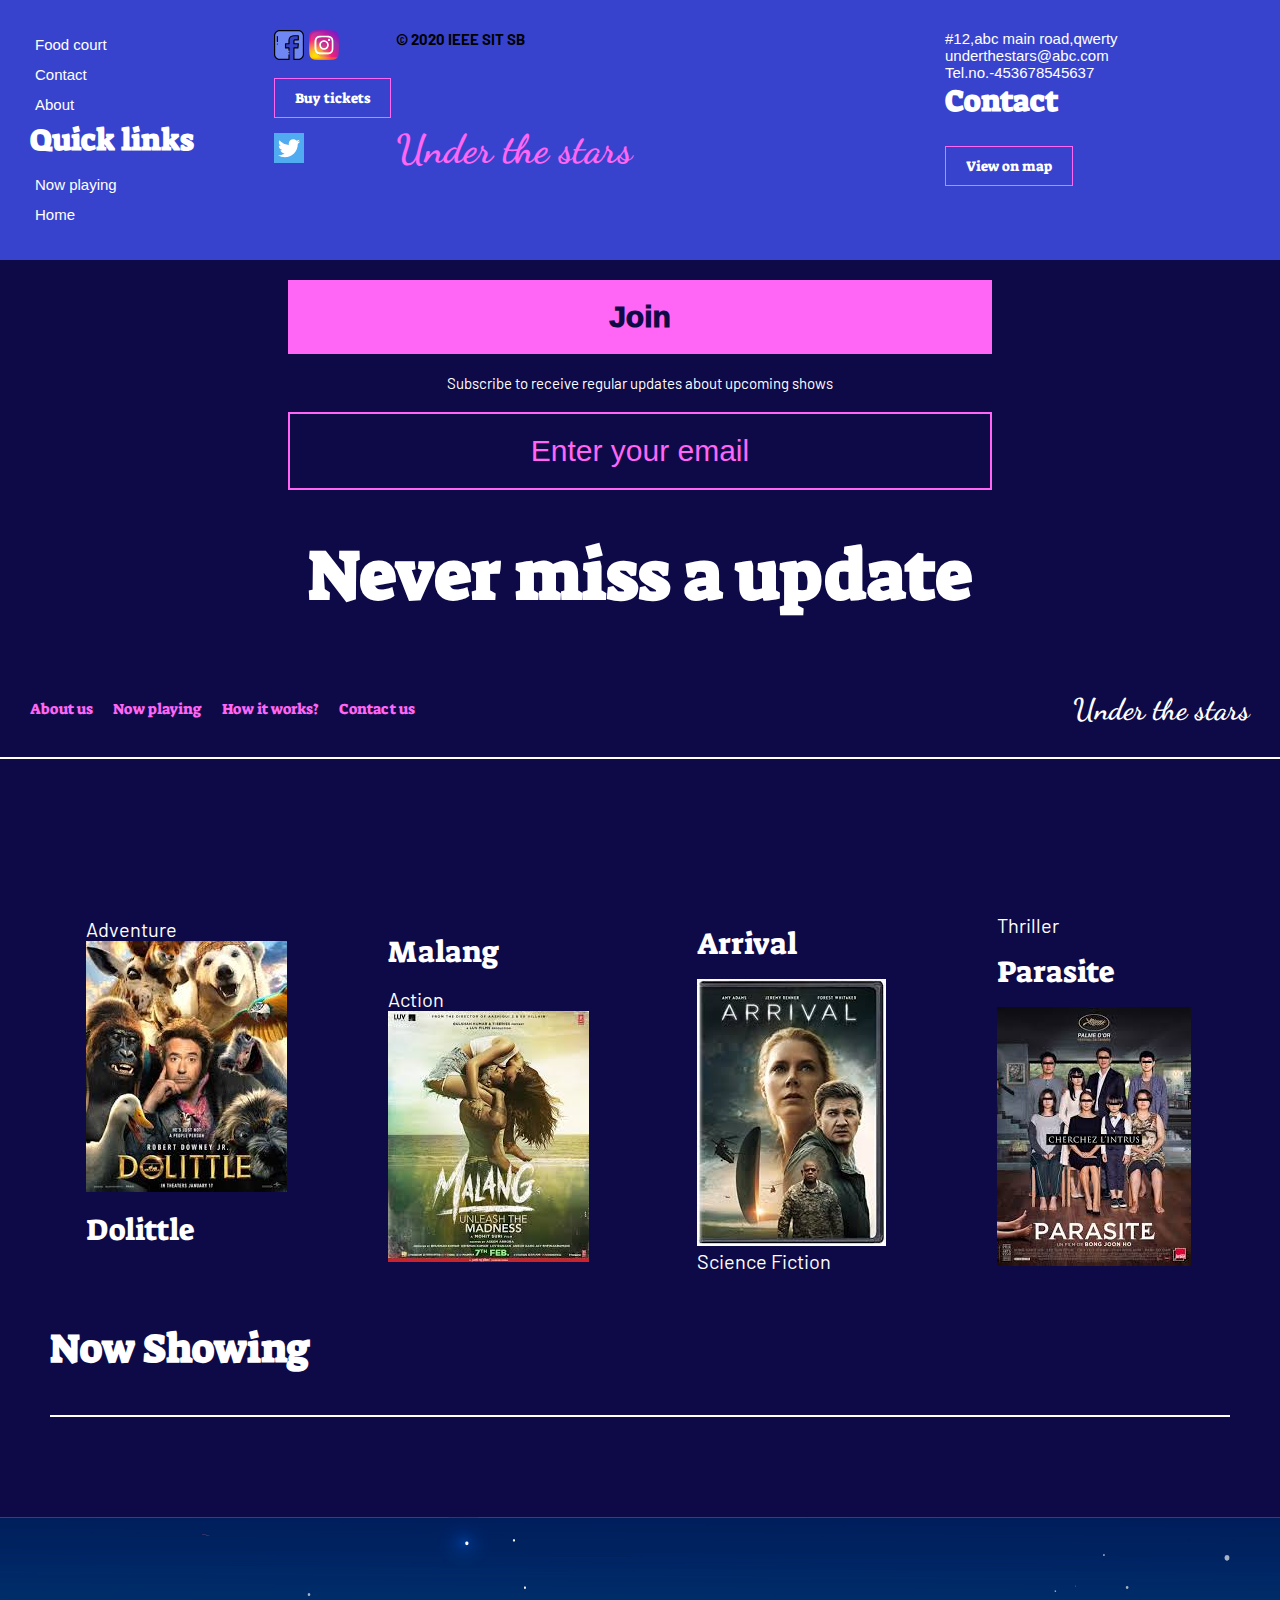
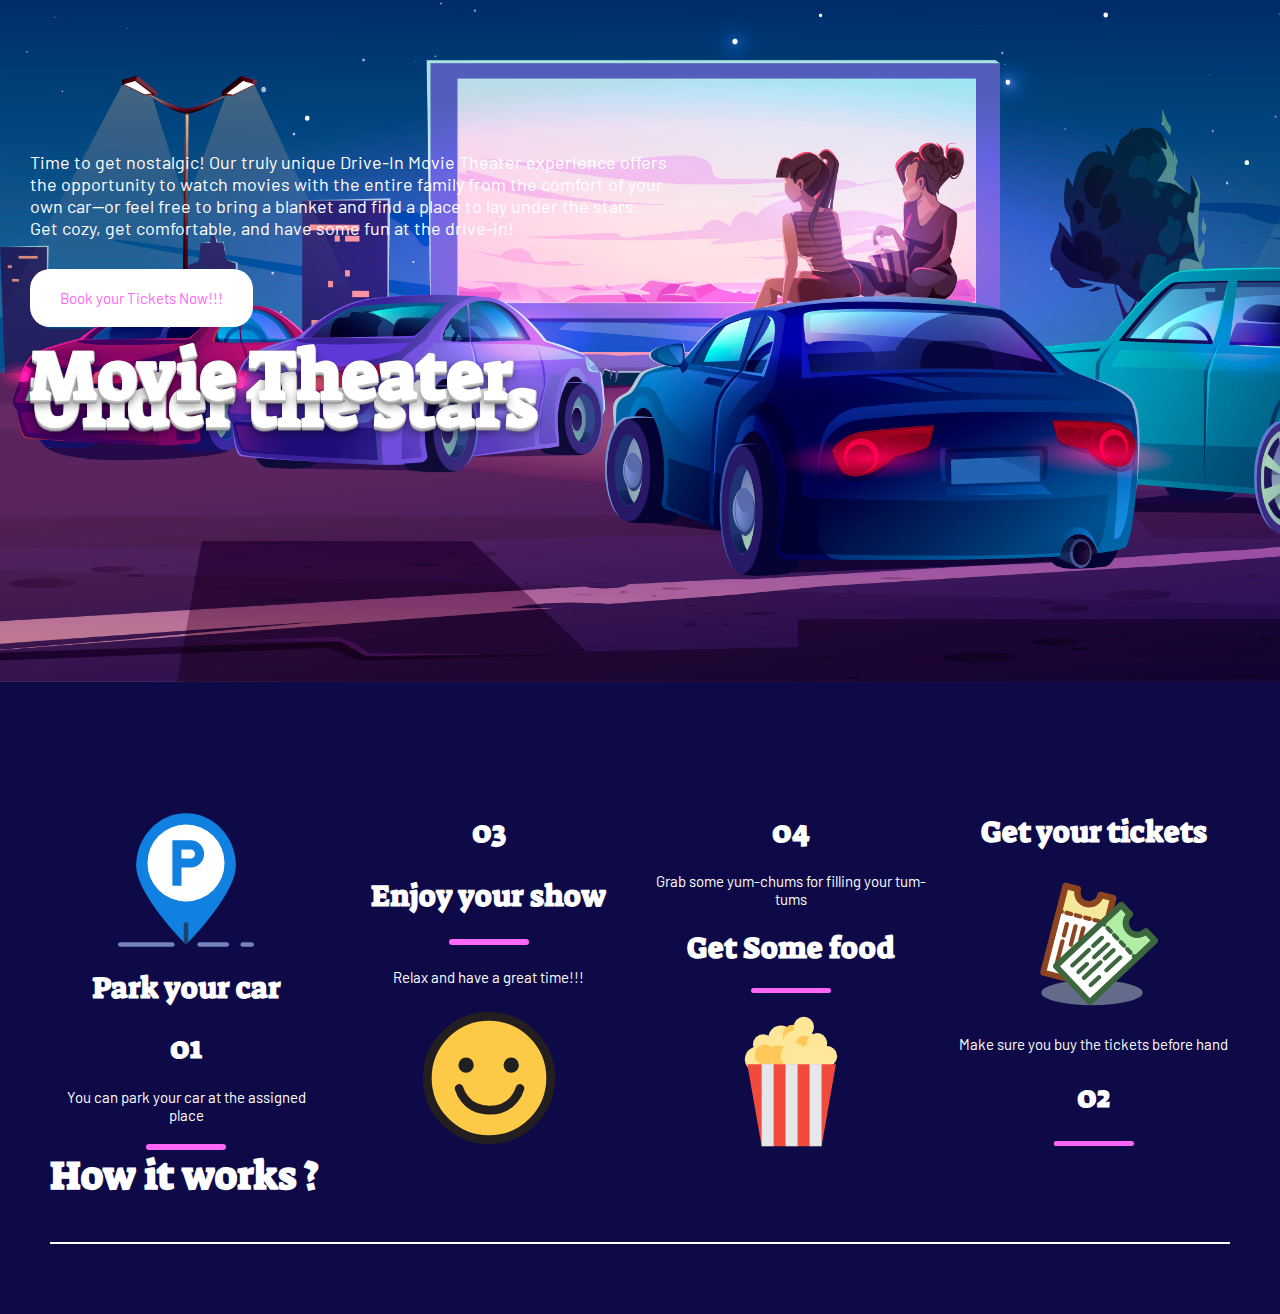
<file: round-1 jumbled/index.html>
<!DOCTYPE html>
<html lang="en">

    <head>
        <meta charset="UTF-8">
        <meta name="viewport" content="width=device-width, initial-scale=1.0">
        <meta http-equiv="X-UA-Compatible" content="ie=edge">
        <title>webify | round-1</title>
        <link href="https://fonts.googleapis.com/css2?family=Barlow:wght@200;500&family=Dancing+Script:wght@700&family=Suez+One&display=swap" rel="stylesheet">
        <link rel="stylesheet" href="./main.css">
    </head>

    <body>
        

        <footer id="contact" class="footer">
            

            <div class="footer__nav">
                <ul class="footer__list">
                    <li class="footer__item"><a href="./food.html" class="footer__link">Food court</a></li>
                    <li class="footer__item"><a href="./contact.html" class="footer__link">Contact</a></li>
                    <li class="footer__item"><a href="./about.html" class="footer__link">About</a></li>
                    <h1 class="heading-3">Quick links</h1>
                    <li class="footer__item"><a href="./playing.html" class="footer__link">Now playing</a></li>
                    <li class="footer__item"><a href="./index.html" class="footer__link">Home</a></li>
                </ul>
                
            </div>

            <div class="footer__buttons">
                <div class="social">
                    <a href="https://www.facebook.com/">
                        <img class="social__icon" src="./images/facebook.svg" alt="facebook icon">
                    </a>
                    
                    <a href="https://www.instagram.com/">
                        <img class="social__icon" src="./images/instagram-sketched.svg" alt="instagram icon">
                    </a>

                    
                </div>
                <a class="btn-secondary" href="./playing.html">Buy tickets</a>
                <a href="https://www.twitter.com/">
                    <img  class="social__icon" src="./images/twitter.svg" alt="twitter icon">
                </a>
                
            </div>
            
            <div class="footer__details">
                <p class="footer__text"><b> &copy; 2020 IEEE SIT SB </b> </p>
                <h1 class="footer__heading">Under the stars</h1>
            </div>

            <div class="footer__contact">
                <p class="footer__address"> #12,abc main road,qwerty <br> underthestars@abc.com  <br> Tel.no.-453678545637 </p>
                <h1 class="heading-3">Contact</h1>
                <a class="btn-secondary" href="https://www.google.com/maps">View on map</a>
            </div>

        </footer>

        <section class="email">
            <button class="btn-tertiary" type="submit">Join</button>
            <p class="email__text">
                Subscribe to receive regular updates about upcoming shows
            </p>
            <input class="email__input" type="email" placeholder="Enter your email">
            <h1 class="heading-2">Never miss a update</h1>
        </section>

        <header class="header">
            <nav class="header__nav">
                <ul class="header__list">
                    <li class="header__item"><a href="#main" class="header__link">About us</a></li>
                    <li class="header__item"><a href="#playing" class="header__link">Now playing</a></li>
                    <li class="header__item"><a href="#working" class="header__link">How it works?</a></li>
                    <li class="header__item"><a href="#contact" class="header__link">Contact us</a></li>
                </ul>
                <div class="header__brand">
                    <h1> <a href="./index.html"> Under the stars </a></h1>
                </div>
            </nav>
        
        </header>

        <section class="playing-section">
            <div class="playing-section__movies">
                

                <div class="playing-section__card">
                    <p class="playing-section__card-genre">Adventure</p>
                    <img src="./images/dolittle.jpg" alt="movie image 1" class="playing-section__card-image">
                    <p class="playing-section__card-name">Dolittle</p>
                    
                </div>
                <div class="playing-section__card">
                    <p class="playing-section__card-name">Malang</p>
                    <p class="playing-section__card-genre">Action</p>
                    <img src="./images/malang.jpg" alt="movie image 1" class="playing-section__card-image">
                </div>
                <div class="playing-section__card">
                    <p class="playing-section__card-name">Arrival</p>
                    <img src="./images/arrival.jpg" alt="movie image 1" class="playing-section__card-image">
                    <p class="playing-section__card-genre">Science Fiction</p>
                </div>

                <div class="playing-section__card">
                    <p class="playing-section__card-genre">Thriller</p>
                    <p class="playing-section__card-name">Parasite</p>
                    <img src="./images/parasite.jpg" alt="movie image 1" class="playing-section__card-image">
                </div>
            </div>
            <h1 class="heading" id="playing">Now Showing</h1>
        </section>

        <section id="main" class="hero">
            <div class="header__content">
                <p class="header__content-text">Time to get nostalgic! Our truly unique Drive-In Movie Theater experience offers the opportunity to watch movies with the entire family from the comfort of your own car—or feel free to bring a blanket and find a place to lay under the stars. Get cozy, get comfortable, and have some fun at the drive-in!</p>
                <a href="./playing.html" class="btn-primary">Book your Tickets Now!!!</a>
                <h1 class="header__content-heading">Under the stars <br> <span class="movie-theater-heading"> Movie Theater</span></h1>
            </div>
        </section>

        <section class="working">
            <div class="working__grid">

                <div class="working__card">
                    <img class="working__icon" src="./images/park.svg" alt="tickets icon">
                    <h2 class="working__title">Park your car</h2>
                    <h3 class="working__number">01</h3>
                    <p class="working__text"> You can park your car at the assigned place </p>
                    <hr class="two">
                </div>
                <div class="working__card">
                    <h3 class="working__number">03</h3>
                    <h2 class="working__title">Enjoy your show</h2>
                    <hr class="four">
                    <p class="working__text"> Relax and have a great time!!! </p>
                    <img class="working__icon" src="./images/8122551761583400157.svg" alt="tickets icon">
                </div>
                <div class="working__card">
                    <h3 class="working__number">04</h3>
                    <p class="working__text"> Grab some yum-chums for filling your tum-tums </p>
                    <h2 class="working__title">Get Some food</h2> 
                    <hr class="three">
                    <img class="working__icon" src="./images/3298048481553508380.svg" alt="tickets icon">
                </div>
                <div class="working__card">
                    <h2 class="working__title">Get your tickets</h2>
                    <img class="working__icon" src="./images/1921777331551682371.svg" alt="tickets icon">
                    <p class="working__text">Make sure you buy the tickets before hand </p>
                    <h3 class="working__number">02</h3>
                    <hr class="one">
                    
                </div>
                
            </div>
            <h1 class="heading" id="working">How it works ? </h1>

        </section>

        
        

    </body>
</html>
</file>
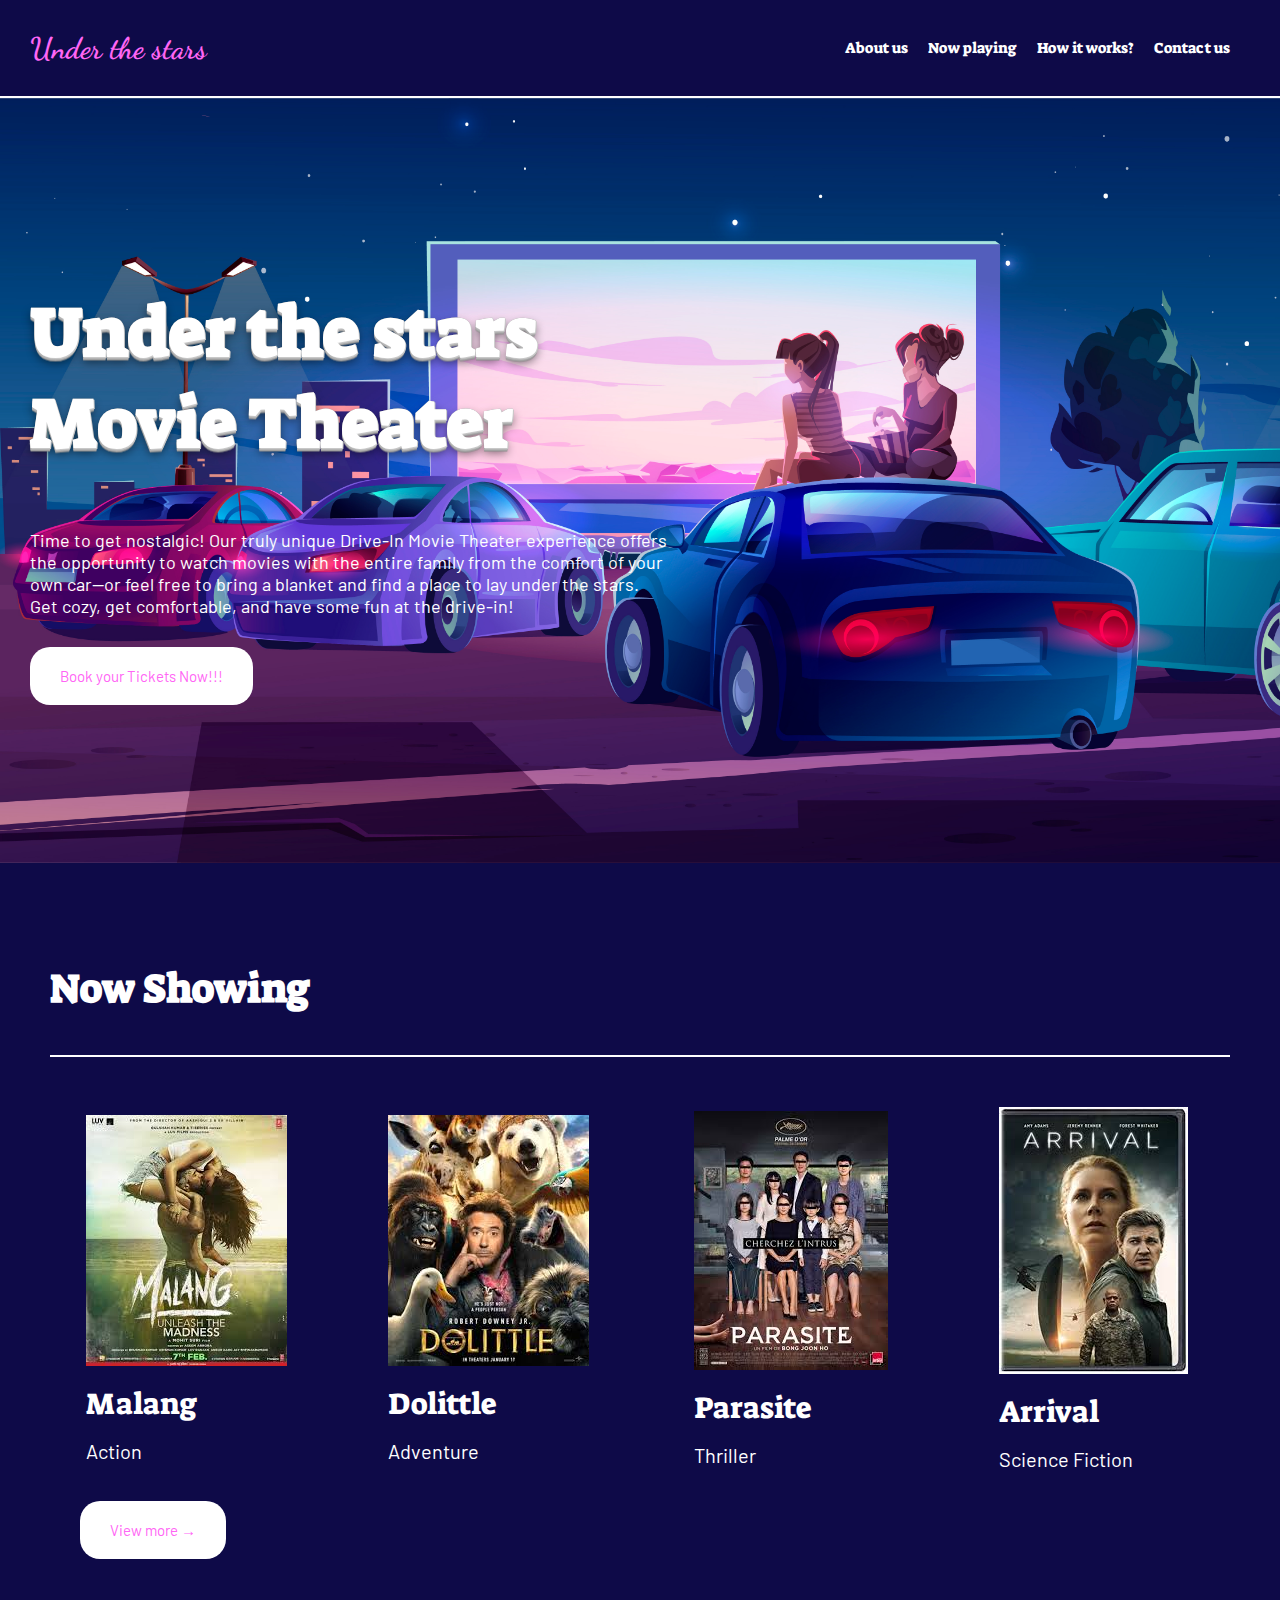
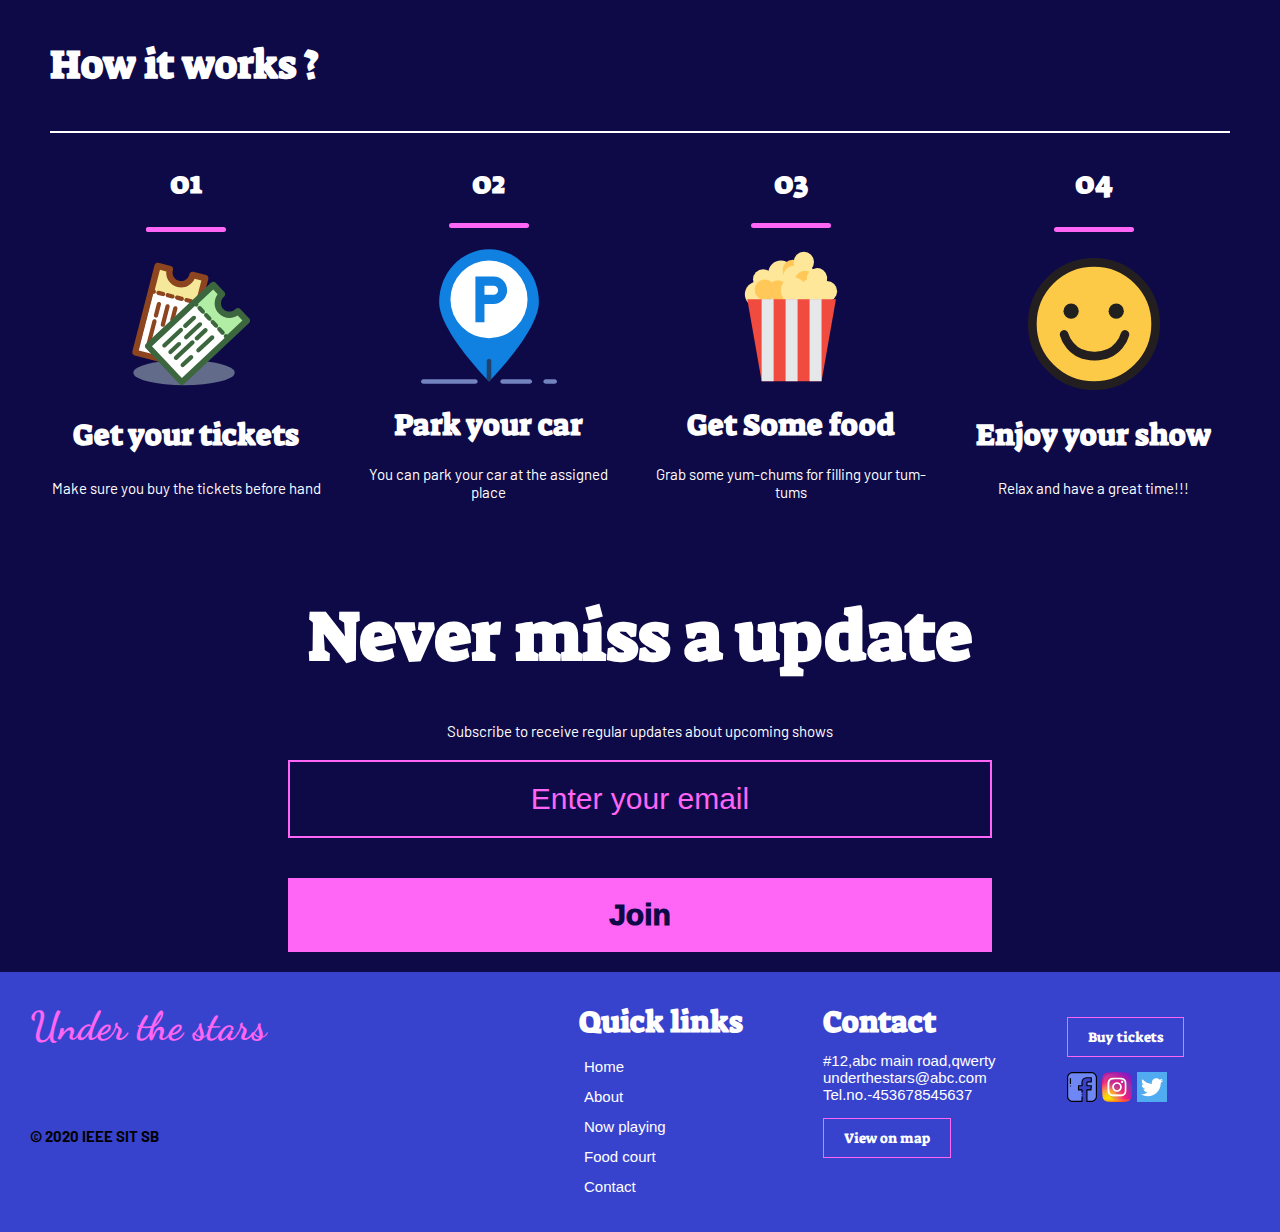
<file: round-1/index.html>
<!DOCTYPE html>
<html lang="en">
    <head>
        <meta charset="UTF-8">
        <meta name="viewport" content="width=device-width, initial-scale=1.0">
        <meta http-equiv="X-UA-Compatible" content="ie=edge">
        <title>webify | round-1</title>
        <link href="https://fonts.googleapis.com/css2?family=Barlow:wght@200;500&family=Dancing+Script:wght@700&family=Suez+One&display=swap" rel="stylesheet">
        <link rel="stylesheet" href="./main.css">
    </head>
    <body>
        <header class="header">
            <nav class="header__nav">
                <div class="header__brand">
                    <h1> <a href="./index.html"> Under the stars </a></h1>
                </div>
                <ul class="header__list">
                    <li class="header__item"><a href="#main" class="header__link">About us</a></li>
                    <li class="header__item"><a href="#playing" class="header__link">Now playing</a></li>
                    <li class="header__item"><a href="#working" class="header__link">How it works?</a></li>
                    <li class="header__item"><a href="#contact" class="header__link">Contact us</a></li>
                </ul>
            </nav>
        </header>

        <section id="main" class="hero">
            <div class="header__content">
                <h1 class="header__content-heading">Under the stars <br> Movie Theater</h1>
                <p class="header__content-text">Time to get nostalgic! Our truly unique Drive-In Movie Theater experience offers the opportunity to watch movies with the entire family from the comfort of your own car—or feel free to bring a blanket and find a place to lay under the stars. Get cozy, get comfortable, and have some fun at the drive-in!</p>
                <a href="./playing.html" class="btn-primary">Book your Tickets Now!!!</a>
            </div>
        </section>
        
        <section class="playing-section">

            <h1 class="heading" id="playing">Now Showing</h1>

            <div class="playing-section__movies">

                <div class="playing-section__card hover1">
                    <img src="./images/malang.jpg" alt="movie image 1" class="playing-section__card-image">
                    <p class="playing-section__card-name">Malang</p>
                    <p class="playing-section__card-genre">Action</p>
                </div>

                <div class="playing-section__card hover2">
                    <img src="./images/dolittle.jpg" alt="movie image 1" class="playing-section__card-image">
                    <p class="playing-section__card-name">Dolittle</p>
                    <p class="playing-section__card-genre">Adventure</p>
                </div>

                <div class="playing-section__card hover3">
                    <img src="./images/parasite.jpg" alt="movie image 1" class="playing-section__card-image">
                    <p class="playing-section__card-name">Parasite</p>
                    <p class="playing-section__card-genre">Thriller</p>
                </div>

                <div class="playing-section__card hover4">
                    <img src="./images/arrival.jpg" alt="movie image 1" class="playing-section__card-image">
                    <p class="playing-section__card-name">Arrival</p>
                    <p class="playing-section__card-genre">Science Fiction</p>
                </div>
            </div>
            <a href="./playing.html" class="btn-primary">View more &rarr;</a>
        </section>

        <section class="working">
            <h1 class="heading" id="working">How it works ? </h1>
            <div class="working__grid">
                <div class="working__card">
                    <h3 class="working__number">01</h3>
                    <hr class="one">
                    <img class="working__icon" src="./images/1921777331551682371.svg" alt="tickets icon">
                    <h2 class="working__title">Get your tickets</h2>
                    <p class="working__text"> Make sure you buy the tickets before hand </p>
                </div>
                
                <div class="working__card">
                    <h3 class="working__number">02</h3>
                    <hr class="two">
                    <img class="working__icon" src="./images/park.svg" alt="tickets icon">
                    <h2 class="working__title">Park your car</h2>
                    <p class="working__text"> You can park your car at the assigned place </p>
                </div>

                <div class="working__card">
                    <h3 class="working__number">03</h3>
                    <hr class="three">
                    <img class="working__icon" src="./images/3298048481553508380.svg" alt="tickets icon">
                    <h2 class="working__title">Get Some food</h2>
                    <p class="working__text"> Grab some yum-chums for filling your tum-tums </p>
                </div>

                <div class="working__card">
                    <h3 class="working__number">04</h3>
                    <hr class="four">
                    <img class="working__icon" src="./images/8122551761583400157.svg" alt="tickets icon">
                    <h2 class="working__title">Enjoy your show</h2>
                    <p class="working__text"> Relax and have a great time!!! </p>
                </div>
            </div>
        </section>

        <section class="email">
            <h1 class="heading-2">Never miss a update</h1>
            <p class="email__text">
                Subscribe to receive regular updates about upcoming shows
            </p>
            <input class="email__input" type="email" placeholder="Enter your email">
            <button class="btn-tertiary" type="submit">Join</button>
        </section>

        <footer id="contact" class="footer">
            <div class="footer__details">
                <h1 class="footer__heading">Under the stars</h1>
                <p class="footer__text"><b> &copy; 2020 IEEE SIT SB </b> </p>
            </div>

            <div class="footer__nav">
                <h1 class="heading-3">Quick links</h1>
                <ul class="footer__list">
                    <li class="footer__item"><a href="./index.html" class="footer__link">Home</a></li>
                    <li class="footer__item"><a href="./about.html" class="footer__link">About</a></li>
                    <li class="footer__item"><a href="./playing.html" class="footer__link">Now playing</a></li>
                    <li class="footer__item"><a href="./food.html" class="footer__link">Food court</a></li>
                    <li class="footer__item"><a href="./contact.html" class="footer__link">Contact</a></li>
                </ul>
            </div>

            <div class="footer__contact">
                <h1 class="heading-3">Contact</h1>
                <p class="footer__address"> #12,abc main road,qwerty <br> underthestars@abc.com <br> Tel.no.-453678545637 </p>
                <a class="btn-secondary" href="https://www.google.com/maps">View on map</a>
            </div>

            <div class="footer__buttons">
                <a class="btn-secondary" href="./playing.html">Buy tickets</a>

                <div class="social">
                    <a href="https://www.facebook.com/">
                        <img class="social__icon" src="./images/facebook.svg" alt="facebook icon">
                    </a>

                    <a href="https://www.instagram.com/">
                        <img class="social__icon" src="./images/instagram-sketched.svg" alt="instagram icon">
                    </a>

                    <a href="https://www.twitter.com/">
                        <img  class="social__icon" src="./images/twitter.svg" alt="twitter icon">
                    </a>
                </div>

            </div>
        </footer>
    </body>
</html>
</file>
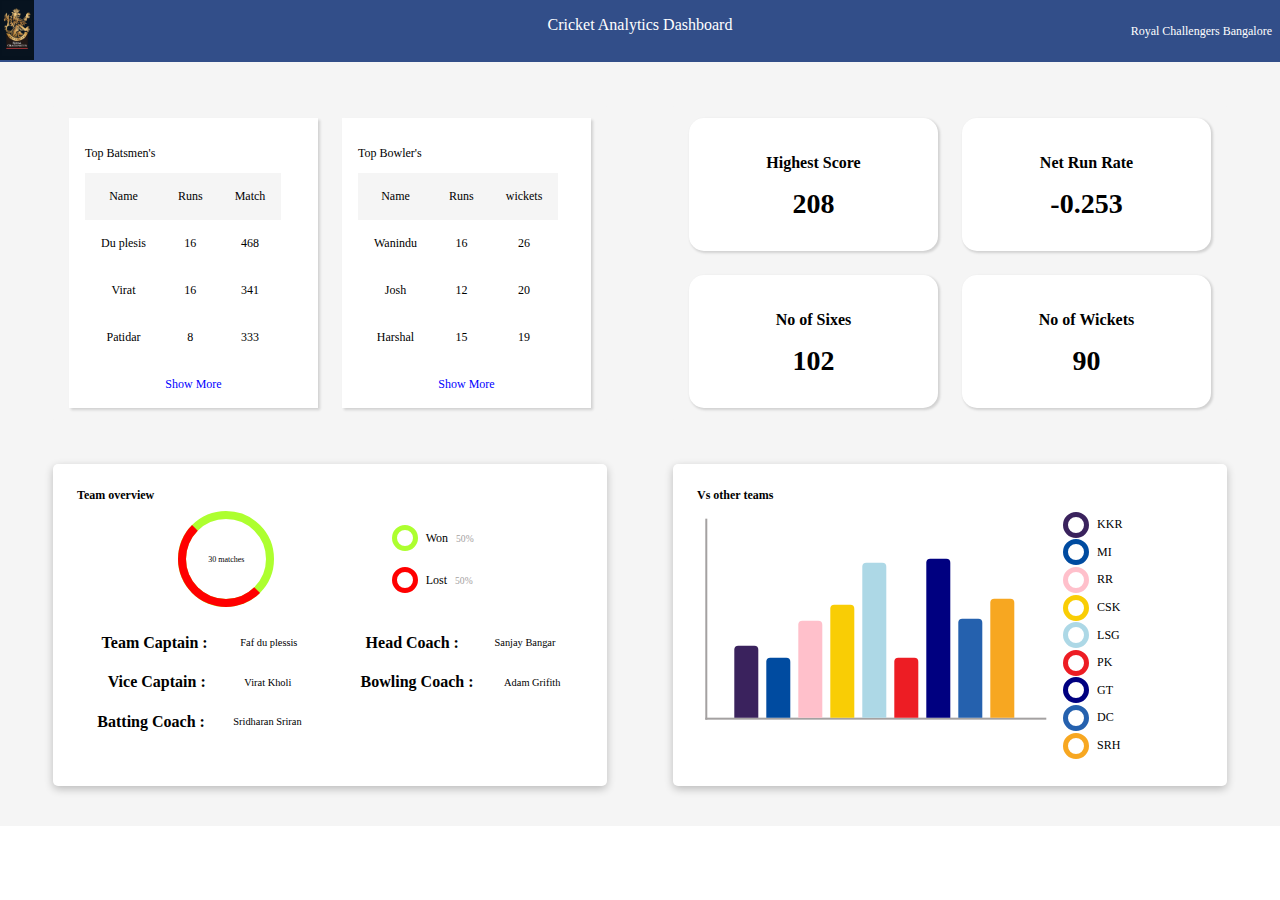
<file: round-2/index.html>
<!DOCTYPE html>
<html>

<head>
    <meta charset="utf-8">
    <meta http-equiv="X-UA-Compatible" content="IE=edge">
    <title>webify | round-2</title>
    <meta name="description" content="">
    <meta name="viewport" content="width=device-width, initial-scale=1">
    <link rel="stylesheet" href="./index.css">
</head>

<body>
    <section class="header-container">
        <nav class="header">
            <div class="img-container">
                <img src="./images/278f08cce7595964a738380ee21c0f22.jpg" alt="">
            </div>
            <div class="header-text-box">
                <p class="header-text">Cricket Analytics Dashboard</p>
            </div>
            <div class="header-team-name">
                <p class="header-text left">Royal Challengers Bangalore</p>
            </div>
        </nav>
    </section>

    <section class="grid">

        <div class="component four">
            <div class="table-box">
                <p class="table-box-heading">Top Batsmen's</p>
                <table class="table" cellspacing="0" cellpadding="0">
                    <thead class="thead">
                        <tr class="trowhead">
                            <td class="tdata">Name</td>
                            <td class="tdata">Runs</td>
                            <td class="tdata">Match</td>
                        </tr>
                    </thead>
                    <tbody class="tbody">
                        <tr class="trow">
                            <td class="tdata">Du plesis</td>
                            <td class="tdata">16</td>
                            <td class="tdata">468</td>
                        </tr>
                        <tr class="trow">
                            <td class="tdata">Virat</td>
                            <td class="tdata">16</td>
                            <td class="tdata">341</td>
                        </tr>
                        <tr class="trow">
                            <td class="tdata">Patidar</td>
                            <td class="tdata">8</td>
                            <td class="tdata">333</td>
                        </tr>
                    </tbody>
                </table>
                <a class="link" href="/">Show More</a>
            </div>

            <div class="table-box">
                <p class="table-box-heading">Top Bowler's</p>
                <table class="table" cellspacing="0" cellpadding="0">
                    <thead class="thead">
                        <tr class="trowhead">
                            <td class="tdata">Name</td>
                            <td class="tdata">Runs</td>
                            <td class="tdata">wickets</td>
                        </tr>
                    </thead>
                    <tbody class="tbody">
                        <tr class="trow">
                            <td class="tdata">Wanindu</td>
                            <td class="tdata">16</td>
                            <td class="tdata">26</td>
                        </tr>
                        <tr class="trow">
                            <td class="tdata">Josh</td>
                            <td class="tdata">12</td>
                            <td class="tdata">20</td>
                        </tr>
                        <tr class="trow">
                            <td class="tdata">Harshal</td>
                            <td class="tdata">15</td>
                            <td class="tdata">19</td>
                        </tr>
                    </tbody>
                </table>
                <a class="link" href="/">Show More</a>
            </div>
        </div>

        <div class="component three">
            <div class="small-box-conatiner">
                <div class="small-box">
                    <p class="small-box-heading">Highest Score</p>
                    <h2 class="small-box-value">208</h2>
                </div>
            </div>

            <div class="small-box-conatiner">
                <div class="small-box">
                    <p class="small-box-heading">Net Run Rate</p>
                    <h2 class="small-box-value">-0.253</h2>
                </div>
            </div>

            <div class="small-box-conatiner">
                <div class="small-box">
                    <p class="small-box-heading">No of Sixes</p>
                    <h2 class="small-box-value">102</h2>
                </div>
            </div>

            <div class="small-box-conatiner">
                <div class="small-box">
                    <p class="small-box-heading">No of Wickets</p>
                    <h2 class="small-box-value">90</h2>
                </div>
            </div>

        </div>

        <div class="component one">   
            <p class="pie-heading">Team overview</p>
            <div class="pie-chart">
                <div class="graph-container">
                    <div class="graph">
                        <p>30 matches</p>
                    </div>
                    <div class="graph-1"></div>
                </div>
                <div class="meaning-container">
                    <div class="meaning-box">
                        <div class="round won"></div>
                        <p class="meaning">Won
                        <p class="value">50%</p>
                        </p>
                    </div>
                    <div class="meaning-box">
                        <div class="round lost"></div>
                        <p class="meaning">Lost
                        <p class="value">50%</p>
                        </p>
                    </div>
                </div>
            </div>
            <div class="people-container">
                <div class="people">
                    <h1 class="people-heading">Team Captain :</h1>
                    <p class="people-value">Faf du plessis</p>
                </div>
                <div class="people">
                    <h1 class="people-heading">Head Coach :</h1>
                    <p class="people-value">Sanjay Bangar</p>
                </div>
                <div class="people">
                    <h1 class="people-heading">Vice Captain :</h1>
                    <p class="people-value">Virat Kholi</p>
                </div>
                <div class="people">
                    <h1 class="people-heading">Bowling Coach :</h1>
                    <p class="people-value">Adam Grifith</p>
                </div>
                <div class="people">
                    <h1 class="people-heading">Batting Coach :</h1>
                    <p class="people-value">Sridharan Sriran</p>
                </div>
            </div>
        </div>

        <div class="component two">
            <p class="pie-heading">Vs other teams</p>

            <div class="graph-container">

                <div class="bargraph">
                    <div class="bargraph-box">
    
                        <div class="box box1">
    
                        </div>
    
                        <div class="box box2">
    
                        </div>
    
                        <div class="box box3">
    
                        </div>
    
                        <div class="box box4">
    
                        </div>
    
                        <div class="box box5">
    
                        </div>
    
                        <div class="box box6">
    
                        </div>
    
                        <div class="box box7">
    
                        </div>
    
                        <div class="box box8">
    
                        </div>
    
                        <div class="box box9">
    
                        </div>
                    </div>
                </div>

                <div class="meaning-container">
                    <div class="meaning-box team">
                        <div class="round kkr"></div>
                        <p class="meaning">KKR
                    </div>
                    <div class="meaning-box team">
                        <div class="round mi"></div>
                        <p class="meaning">MI
                    </div>
                    <div class="meaning-box team">
                        <div class="round rr"></div>
                        <p class="meaning">RR
                    </div>
                    <div class="meaning-box team">
                        <div class="round csk"></div>
                        <p class="meaning">CSK
                    </div>
                    <div class="meaning-box team">
                        <div class="round lsg"></div>
                        <p class="meaning">LSG
                        </p>
                    </div>
                    <div class="meaning-box team">
                        <div class="round pk"></div>
                        <p class="meaning">PK
                        </p>
                    </div>
                    <div class="meaning-box team">
                        <div class="round gt"></div>
                        <p class="meaning">GT
                        </p>
                    </div>
                    <div class="meaning-box team">
                        <div class="round dc"></div>
                        <p class="meaning">DC
                        </p>
                    </div>
                    <div class="meaning-box team">
                        <div class="round srh"></div>
                        <p class="meaning">SRH
                        </p>
                    </div>

                </div>
                
            </div>
        </div>

    </section>
</body>

</html>
</file>
<file: round-1 jumbled/main.css>
:root {
    --color-white: #fff;
    --color-primary: #FF66F5;
    --color-secondary: #0e0a48;
    --color-tertiary: #3843cd;
}

*,
*::after,
*::before {
    margin: 0;
    padding: 0;
    box-sizing: border-box;
}

html {
    box-sizing: inherit;
    font-size: 62.5%;
}

@media only screen and (min-width: 125em) {
    html {
        font-size: 70%;
    }
}

@media only screen and (max-width: 75em) {
    html {
        font-size: 50%;
    }
}

@media only screen and (max-width: 62.5em) {
    html {
        font-size: 40%;
    }
}

@media only screen and (max-width: 25em) {
    html {
        font-size: 30%;
    }
}

@media only screen and (max-width: 12.5em) {
    html {
        font-size: 20%;
    }
}

body {
    background-color: var(--color-secondary);
    color: var(--color-white);
    font-family: "Suez One", serif;
}

.hero {
    background-image: url("./images/main.jpg");
    background-size: cover;
    background-repeat: no-repeat;
    height: 85vh;
    display: flex;
    align-items: center;
    justify-content: flex-start;
}

.btn-primary {
    margin:2rem 0;
    border: none;
    text-decoration: none;
    font-size: 1.5rem;
    padding: 2rem 3rem;
    margin: 0 3rem;
    border-radius: 2rem;
    font-family: "Barlow", sans-serif;
    background-color: var(--color-white);
    color: var(--color-primary);
    transition: all .2s;
}

.btn-primary:hover {
    transform: translateY(-2px) scale(1.1);
    box-shadow: 0 2rem 3rem #000;
}

.btn-primary:active {
    transform: translateY(0) scale(1);
    box-shadow: none;
}

.btn-secondary {
    border: 1px solid var(--color-primary);
    font-size: 1.4rem;
    text-decoration: none;
    padding: 1rem 2rem;
    margin: 1.5rem 0;
    color: var(--color-white);
}

.btn-tertiary {
    cursor: pointer;
    border: none;
    outline: none;
    padding: 2rem 1rem;
    background-color: var(--color-primary);
    font-size: 3rem;
    font-weight: 1000;
    margin: 2rem 0;
    color: var(--color-secondary);
}

.social {
    display: flex;
}

.social__icon {
    height: 3rem;
    width: 3rem;
    margin-right: .5rem;
}

.book__link {
    text-decoration: none;
    font-size: 1.5rem;
    padding: 1rem 2rem;
    background-color: var(--color-tertiary);
    color: var(--color-white);
}

.heading {
    font-size: 4rem;
    padding: 0 0 4rem 0;
    border-bottom: 2px solid var(--color-white);
}

.heading-2 {
    font-size: 7rem;
    padding: 2rem 0 4rem 0;
}

.heading-3 {
    font-size: 3rem;
    padding: 0 0 1rem 0;
}

.heading-4 {
    font-size: 4rem;
    text-align: center;
    margin: 3rem 0;
    text-transform: uppercase;
}

.text-1 {
    font-size: 2rem;
    font-family: "Barlow", sans-serif;
    text-align: center;
}

.paragraph-1 {
    margin: 3rem 0;
}


.header {
    border-bottom: 2px solid var(--color-white);
}

.header__nav {
    display: flex;
    justify-content: space-between;
    align-items: center;
    padding: 3rem;
}

@media only screen and (max-width: 37.5em) {
    .header__nav {
        flex-direction: column;
        align-items: center;
    }
}

.header__brand a {
    font-size: 3rem;
    font-family: "Dancing Script", cursive;
    color: var(--color-white);
    text-decoration: none;
}

@media only screen and (max-width: 37.5em) {
    .header__brand {
        padding-bottom: 2rem;
    }
}

.header__list {
    display: flex;
}

.header__item {
    list-style: none;
    padding-right: 2rem;
    align-self: center;
}

.header__link:active {
    color: var(--color-primary);
}

.header__link {
    font-size: 1.5rem;
    color: var(--color-primary);
    text-decoration: none;
    transition: all 0.2s;
}

.header__link:hover {
    transform: translate(3px, 3px);
    color: var(--color-primary);
}

.header .nav-2 {
    display: flex;
    justify-content: space-between;
    font-size: 1.5rem;
    padding: 3rem 0;
    width: 70%;
    margin: auto;
}

.header .nav-2 .register-list {
    display: flex;
}

.header .nav-2 .register__item {
    list-style: none;
    padding-right: 2rem;
}

.header .nav-2 .register__link {
    color: var(--color-white);
    text-decoration: none;
    transition: all 0.2s;
}

.header .nav-2 .register__link:hover {
    color: var(--color-primary);
}

.header__content {
    text-align: left;
    display: flex;
    flex-direction: column;

    align-items: flex-start;
    justify-content: center;
}

.header__content-heading {
    position: relative;
    font-size: 7rem;
    padding: 3rem;
    text-shadow: #c8c8c8 1px 1px 0px, #b4b4b4 0px 2px 0px, #a0a0a0 0px 3px 0px, rgba(140, 140, 140, 0.498039) 0px 4px 0px, #787878 0px 0px 0px, rgba(0, 0, 0, 0.498039) 0px 5px 10px;
}
.movie-theater-heading{
    padding-top: -10rem;
    position: absolute;
    top:0.3rem;
}
@media only screen and (max-width: 37.5em) {
    .header__content-heading {
        width: 100%;
    }
}

.header__content-text {
    font-family: "Barlow", sans-serif;
    width: 50%;
    margin: 3rem;
    font-size: 1.8rem;
}

@media only screen and (max-width: 37.5em) {
    .header__content-text {
        width: 100%;
    }
}

.playing-section {
    margin: 10rem 5rem;
}

.playing-section__movies {
    display: grid;
    grid-template-columns: repeat(auto-fit, minmax(25rem, 1fr));
    grid-gap: 3rem;
    padding: 5rem 0;
}

.playing-section__card {
    margin: auto;
}

.playing-section__card-image {
    width: 100%;
}

.playing-section__card-name {
    font-size: 3rem;
    padding: 1.5rem 0;
    font-weight: 400;
}

.playing-section__card-genre {
    font-size: 2rem;
    font-family: "Barlow", sans-serif;
}

.working {
    margin: 10rem 5rem 7rem 5rem;
}

.working__grid {
    display: grid;
    grid-template-columns: repeat(auto-fit, minmax(25rem, 1fr));
    grid-gap: 3rem;
}

.working__card {
    display: grid;
    grid-gap: 2rem;
    justify-items: center;
    margin: 3rem 0 0 0;
}

.working__number {
    font-size: 3rem;
}

.working__icon {
    width: 50%;
}

.working hr {
    width: 8rem;
    height: .54rem;
    border-radius: 1rem;
    border: none;
    background-color: var(--color-primary);
    position: relative;
}

.working hr::after {
    content: " ";
    display: block;
    background-color: var(--color-primary);
    width: 2rem;
    height: 2rem;
    border-radius: 100%;
    position: absolute;
    top: -150%;
    overflow: visible;
}

.working .two::after {
    left: 25%;
}

.working .three::after {
    left: 50%;
}

.working .four::after {
    left: 100%;
}

.working__title {
    font-size: 3rem;
}


.working__text {
    text-align: center;
    font-size: 1.5rem;
    font-family: "Barlow", sans-serif;
}
.email {
    margin: 10rem 5rem;
    display: flex;
    flex-direction: column;
    text-align: center;
    width: 55%;
    margin: 0 auto;
}

.email__text {
    font-family: "Barlow", sans-serif;
    font-size: 1.5rem;
}

.email__input {
    border: 0.2rem solid var(--color-primary);
    outline: none;
    padding: 2rem 1rem;
    margin: 2rem 0;
    background-color: var(--color-secondary);
    font-weight: 500;
}

.email__input::placeholder,
.email__input {
    font-weight: 500;
    font-size: 3rem;
    color: var(--color-primary);
    text-align: center;
    opacity: 1;
}

.footer {
    background-color: var(--color-tertiary);
    padding: 3rem;
    display: flex;
}

@media only screen and (max-width: 37.5em) {
    .footer {
        flex-wrap: wrap;
    }
}

.footer__details {
    flex: 0 0 45%;
    display: grid;
    grid-gap: 2rem;
}

@media only screen and (max-width: 37.5em) {
    .footer__details {
        flex: 0 0 100%;
        padding-bottom: 1rem;
    }
}

.footer__details b {
    color: #000;
}

.footer__heading {
    font-family: "Dancing Script", cursive;
    font-size: 4rem;
    color: var(--color-primary);
}

.footer__text {
    font-family: "Barlow", sans-serif;
    font-size: 1.5rem;
    width: 50%;
}

@media only screen and (max-width: 37.5em) {
    .footer__text {
        width: 100%;
    }
}

.footer__text a,
.footer__text a:visited,
.footer__text a:link {
    color: var(--color-secondary);
    text-decoration: none;
}

.footer__text a:hover,
.footer__text a:visited:hover,
.footer__text a:link:hover {
    color: var(--color-primary);
}

.footer__nav {
    flex: 0 0 20%;
}

@media only screen and (max-width: 37.5em) {
    .footer__nav {
        flex: 0 0 100%;
        padding-bottom: 1rem;
    }
}

.footer__item {
    list-style: none;
    padding: .5rem;
    font-size: 1.5rem;
}

.footer__link {
    text-decoration: none;
    color: var(--color-white);
    font-family: Verdana, Geneva, Tahoma, sans-serif;
}

.footer__link:hover {
    color: var(--color-primary);
}

.footer__contact {
    flex: 0 0 20%;
    display: flex;
    flex-direction: column;
    align-items: flex-start;
}

@media only screen and (max-width: 37.5em) {
    .footer__contact {
        flex: 0 0 100%;
        padding-bottom: 1rem;
    }
}

.footer__address {
    flex: 0 0 5%;
    font-size: 1.5rem;
    font-family: Verdana, Geneva, Tahoma, sans-serif;
}

@media only screen and (max-width: 37.5em) {
    .footer__address {
        flex: 0 0 100%;
        padding-bottom: 1rem;
    }
}

.footer__buttons {
    flex: 0 0 10%;
    display: flex;
    flex-direction: column;
    align-items: flex-start;
}

@media only screen and (max-width: 37.5em) {
    .footer__buttons {
        flex: 0 0 100%;
    }
}
</file>
<file: round-1/main.css>
:root {
    --color-white: #fff;
    --color-primary: #FF66F5;
    --color-secondary: #0e0a48;
    --color-tertiary: #3843cd;
}

*,
*::after,
*::before {
    margin: 0;
    padding: 0;
    box-sizing: border-box;
}

html {
    box-sizing: inherit;
    font-size: 62.5%;
}

@media only screen and (min-width: 125em) {
    html {
        font-size: 70%;
    }
}

@media only screen and (max-width: 75em) {
    html {
        font-size: 50%;
    }
}

@media only screen and (max-width: 62.5em) {
    html {
        font-size: 40%;
    }
}

@media only screen and (max-width: 25em) {
    html {
        font-size: 30%;
    }
}

@media only screen and (max-width: 12.5em) {
    html {
        font-size: 20%;
    }
}

body {
    background-color: var(--color-secondary);
    color: var(--color-white);
    font-family: "Suez One", serif;
}

.hero {
    background-image: url("./images/main.jpg");
    background-size: cover;
    background-repeat: no-repeat;
    height: 85vh;
    display: flex;
    align-items: center;
    justify-content: flex-start;
}

.btn-primary {
    margin:2rem 0;
    border: none;
    text-decoration: none;
    font-size: 1.5rem;
    padding: 2rem 3rem;
    border-radius: 2rem;
    font-family: "Barlow", sans-serif;
    background-color: var(--color-white);
    color: var(--color-primary);
    transition: all .2s;
    margin:0 3rem ;
}

.btn-primary:hover {
    transform: translateY(-2px) scale(1.1);
    box-shadow: 0 2rem 3rem #000;
}

.btn-primary:active {
    transform: translateY(0) scale(1);
    box-shadow: none;
}

.btn-secondary {
    border: 1px solid var(--color-primary);
    font-size: 1.4rem;
    text-decoration: none;
    padding: 1rem 2rem;
    margin: 1.5rem 0;
    color: var(--color-white);
}

.btn-tertiary {
    cursor: pointer;
    border: none;
    outline: none;
    padding: 2rem 1rem;
    background-color: var(--color-primary);
    font-size: 3rem;
    font-weight: 1000;
    margin: 2rem 0;
    color: var(--color-secondary);
}

.social {
    display: flex;
}

.social__icon {
    height: 3rem;
    width: 3rem;
    margin-right: .5rem;
}

.book__link {
    text-decoration: none;
    font-size: 1.5rem;
    padding: 1rem 2rem;
    background-color: var(--color-tertiary);
    color: var(--color-white);
}

.heading {
    font-size: 4rem;
    padding: 0 0 4rem 0;
    border-bottom: 2px solid var(--color-white);
}

.heading-2 {
    font-size: 7rem;
    padding: 2rem 0 4rem 0;
}

.heading-3 {
    font-size: 3rem;
    padding: 0 0 1rem 0;
}

.heading-4 {
    font-size: 4rem;
    text-align: center;
    margin: 3rem 0;
    text-transform: uppercase;
}

.text-1 {
    font-size: 2rem;
    font-family: "Barlow", sans-serif;
    text-align: center;
}

.paragraph-1 {
    margin: 3rem 0;
}


.header {
    border-bottom: 2px solid var(--color-white);
}

.header__nav {
    display: flex;
    justify-content: space-between;
    align-items: center;
    padding: 3rem;
}

@media only screen and (max-width: 37.5em) {
    .header__nav {
        flex-direction: column;
        align-items: center;
    }
}

.header__brand a {
    font-size: 3rem;
    font-family: "Dancing Script", cursive;
    color: var(--color-primary);
    text-decoration: none;
}

@media only screen and (max-width: 37.5em) {
    .header__brand {
        padding-bottom: 2rem;
    }
}

.header__list {
    display: flex;
}

.header__item {
    list-style: none;
    padding-right: 2rem;
    align-self: center;
}

.header__link:active {
    color: var(--color-primary);
}

.header__link {
    font-size: 1.5rem;
    color: var(--color-white);
    text-decoration: none;
    transition: all 0.2s;
}

.header__link:hover {
    transform: translate(3px, 3px);
    color: var(--color-primary);
}

.header .nav-2 {
    display: flex;
    justify-content: space-between;
    font-size: 1.5rem;
    padding: 3rem 0;
    width: 70%;
    margin: auto;
}

.header .nav-2 .register-list {
    display: flex;
}

.header .nav-2 .register__item {
    list-style: none;
    padding-right: 2rem;
}

.header .nav-2 .register__link {
    color: var(--color-white);
    text-decoration: none;
    transition: all 0.2s;
}

.header .nav-2 .register__link:hover {
    color: var(--color-primary);
}

.header__content {
    text-align: left;
    display: flex;
    flex-direction: column;
    align-items: flex-start;
    justify-content: center;
}

.header__content-heading {
    font-size: 7rem;
    padding: 3rem;
    text-shadow: #c8c8c8 1px 1px 0px, #b4b4b4 0px 2px 0px, #a0a0a0 0px 3px 0px, rgba(140, 140, 140, 0.498039) 0px 4px 0px, #787878 0px 0px 0px, rgba(0, 0, 0, 0.498039) 0px 5px 10px;

}

@media only screen and (max-width: 37.5em) {
    .header__content-heading {
        width: 100%;
    }
}

.header__content-text {
    font-family: "Barlow", sans-serif;
    width: 50%;
    margin: 3rem 3rem;
    font-size: 1.8rem;
}

@media only screen and (max-width: 37.5em) {
    .header__content-text {
        width: 100%;
    }
}

.playing-section {
    margin: 10rem 5rem;
}

.playing-section__movies {
    display: grid;
    grid-template-columns: repeat(auto-fit, minmax(25rem, 1fr));
    grid-gap: 3rem;
    padding: 5rem 0;
}

.playing-section__card {
    margin: auto;
}

.playing-section__card-image {
    width: 100%;
}

.playing-section__card-name {
    font-size: 3rem;
    padding: 1.5rem 0;
    font-weight: 400;
}

.playing-section__card-genre {
    font-size: 2rem;
    font-family: "Barlow", sans-serif;
}

.working {
    margin: 10rem 5rem 7rem 5rem;
}

.working__grid {
    display: grid;
    grid-template-columns: repeat(auto-fit, minmax(25rem, 1fr));
    grid-gap: 3rem;
}

.working__card {
    display: grid;
    grid-gap: 2rem;
    justify-items: center;
    margin: 3rem 0 0 0;
}

.working__number {
    font-size: 3rem;
}

.working__icon {
    width: 50%;
}

.working hr {
    width: 8rem;
    height: .54rem;
    border-radius: 1rem;
    border: none;
    background-color: var(--color-primary);
    position: relative;
}

.working hr::after {
    content: " ";
    display: block;
    background-color: var(--color-primary);
    width: 2rem;
    height: 2rem;
    border-radius: 100%;
    position: absolute;
    top: -150%;
    overflow: visible;
}

.working .two::after {
    left: 25%;
}

.working .three::after {
    left: 50%;
}

.working .four::after {
    left: 100%;
}

.working__title {
    font-size: 3rem;
}


.working__text {
    text-align: center;
    font-size: 1.5rem;
    font-family: "Barlow", sans-serif;
}
.email {
    margin: 10rem 5rem;
    display: flex;
    flex-direction: column;
    text-align: center;
    width: 55%;
    margin: 0 auto;
}

.email__text {
    font-family: "Barlow", sans-serif;
    font-size: 1.5rem;
}

.email__input {
    border: 0.2rem solid var(--color-primary);
    outline: none;
    padding: 2rem 1rem;
    margin: 2rem 0;
    background-color: var(--color-secondary);
    font-weight: 500;
}

.email__input::placeholder,
.email__input {
    font-weight: 500;
    font-size: 3rem;
    color: var(--color-primary);
    text-align: center;
    opacity: 1;
}

.footer {
    background-color: var(--color-tertiary);
    padding: 3rem;
    display: flex;
}

@media only screen and (max-width: 37.5em) {
    .footer {
        flex-wrap: wrap;
    }
}

.footer__details {
    flex: 0 0 45%;
    display: grid;
    grid-gap: 2rem;
}

@media only screen and (max-width: 37.5em) {
    .footer__details {
        flex: 0 0 100%;
        padding-bottom: 1rem;
    }
}

.footer__details b {
    color: #000;
}

.footer__heading {
    font-family: "Dancing Script", cursive;
    font-size: 4rem;
    color: var(--color-primary);
}

.footer__text {
    font-family: "Barlow", sans-serif;
    font-size: 1.5rem;
    width: 50%;
}

@media only screen and (max-width: 37.5em) {
    .footer__text {
        width: 100%;
    }
}

.footer__text a,
.footer__text a:visited,
.footer__text a:link {
    color: var(--color-secondary);
    text-decoration: none;
}

.footer__text a:hover,
.footer__text a:visited:hover,
.footer__text a:link:hover {
    color: var(--color-primary);
}

.footer__nav {
    flex: 0 0 20%;
}

@media only screen and (max-width: 37.5em) {
    .footer__nav {
        flex: 0 0 100%;
        padding-bottom: 1rem;
    }
}

.footer__item {
    list-style: none;
    padding: .5rem;
    font-size: 1.5rem;
}

.footer__link {
    text-decoration: none;
    color: var(--color-white);
    font-family: Verdana, Geneva, Tahoma, sans-serif;
}

.footer__link:hover {
    color: var(--color-primary);
}

.footer__contact {
    flex: 0 0 20%;
    display: flex;
    flex-direction: column;
    align-items: flex-start;
}

@media only screen and (max-width: 37.5em) {
    .footer__contact {
        flex: 0 0 100%;
        padding-bottom: 1rem;
    }
}

.footer__address {
    flex: 0 0 5%;
    font-size: 1.5rem;
    font-family: Verdana, Geneva, Tahoma, sans-serif;
}

@media only screen and (max-width: 37.5em) {
    .footer__address {
        flex: 0 0 100%;
        padding-bottom: 1rem;
    }
}

.footer__buttons {
    flex: 0 0 10%;
    display: flex;
    flex-direction: column;
    align-items: flex-start;
}

@media only screen and (max-width: 37.5em) {
    .footer__buttons {
        flex: 0 0 100%;
    }
}
</file>
<file: round-2/index.css>
html{
    font-size: 50%;
}
body{
    box-sizing: border-box;
    margin:0;
    padding:0;
    height: 100%;
}



.grid{
    height: 80%;
    display:grid;
    grid-template-columns: repeat(2,1fr);
    grid-template-rows: repeat(2,1fr);
    gap:5rem;
    padding: 5rem;
    background-color: #f5f5f5;
}
.grid .component{
    padding:2rem;
    box-shadow: rgba(0, 0, 0, 0.24) 0px 3px 8px;
    /* height: 100%; */
    width: 90%;
    justify-self: center;
    background-color: white;
    border-radius: 5px;
}



.header{
    height: 20%;
    display: grid;
    grid-template-columns: repeat(3,1fr);
    background-color: #324e89;
}
.header .img-container img{
    height: 7.5rem;
}
.header-text{
    align-self: center;
    font-size: 2rem;
    text-align: center;
    color: white;
}
.header-team-name{
    display: flex;
    justify-content: flex-end;
    align-items: center;
}
.left{
    margin: 1rem;
    font-size: 1.5rem;
}



.one{
    display: flex;
    flex-direction: column;
}
.pie-heading{
    font-size:1.5rem;
    font-weight: 600;
    margin: 1rem;
}
.pie-chart{
    position: relative;
    display: flex;
    justify-content: space-evenly;
    align-items: center;
}
.graph-container .graph{
    
    position:relative;
    height:10rem;
    width: 10rem;
    border: 1rem solid greenyellow;
    border-radius: 50%;
    display: flex;
    justify-content: center;
    align-items: center;
    /* transition-duration:2000ms;
    transition-timing-function: ease-in; */
}   

.graph-container .graph-1{
    position: absolute;
    top:-0.04rem;
    height: 10rem;
    width: 10rem;
    border-left:1rem solid red;
    border-bottom: 1rem solid red;
    border-right: 1rem solid transparent;
    border-top: 1rem solid transparent;
    border-radius: 50%;
}
.meaning-container{
    display: flex;
    flex-direction: column;
}
.meaning-box{
    display: flex;
    margin: 1rem;
    align-items: center;
}
.meaning{
    font-size: 1.5rem;
    margin: 0;
    padding: 0 1rem;
}
.value{
    font-size: 1.2rem;
    margin: 0;
    text-align: center;
    color: #a4a1a1;
}
.round{
    padding: 1rem;
    border-radius: 50%;
}
.won{
    border: 5px solid greenyellow;
}
.lost{
    border:5px solid red;
}
.people-container{
    margin:2rem 0 0 0;
    display: grid;
    grid-template-columns: repeat(2,1fr);
    grid-template-rows: repeat(3,1fr);
}
.people{
    display: flex;
    justify-content: space-evenly;
    align-items: center;
}
.people-value{
    font-size:1.3rem;
}



.two{
    display: flex;
    flex-direction: column;
}
.graph-container{
    display: flex;
}
.bargraph{
    margin: 1rem 2rem;
    border-top: 2px solid #a4a1a1;
    border-right: 2px solid #a4a1a1;
    height: 80%;
    width: 65%;
    position: relative;
    transform: rotate(180deg);
}
.bargraph-box{
    margin: 0 auto;
}
.box{
    position: absolute;
    width: 3rem;
    border-bottom-left-radius: 0.5rem;
    border-bottom-right-radius: 0.5rem;
}
.box1{
    height: 60%;
    left:4rem;
    background-color: #f7a721;
    animation-name: scaling-1;
    animation-timing-function: ease-in-out;
    animation-iteration-count: infinite;
    animation-duration: 2200ms;
    animation-delay:250ms;
}
@keyframes scaling-1 {
    0%{
        height: 0%;
    }
    100%{
        height: 60%;
    }
}
.box2{
    height: 50%;
    left: 8rem;
    background-color: #2561ae;
    animation-name: scaling-2;
    animation-timing-function: ease-in-out;
    animation-iteration-count: infinite;
    animation-duration: 2200ms;
    animation-delay:250ms;
}
@keyframes scaling-2 {
    0%{
        height: 0%;
    }
    100%{
        height: 50%;
    }
}
.box3{
    background-color: navy;
    height: 80%;
    left:12rem;
    animation-name: scaling-3;
    animation-timing-function: ease-in-out;
    animation-iteration-count: infinite;
    animation-duration: 2200ms;
    animation-delay:250ms;
}
@keyframes scaling-3 {
    0%{
        height: 0%;
    }
    100%{
        height: 80%;
    }
}
.box4{
    background-color: #ed1d24;
    height: 30%;
    left:16rem;
    animation-name: scaling-4;
    animation-timing-function: ease-in-out;
    animation-iteration-count: infinite;
    animation-duration: 2200ms;
    animation-delay:250ms;
}
@keyframes scaling-4 {
    0%{
        height: 0%;
    }
    100%{
        height: 30%;
    }
}
.box5{
    background-color: lightblue;
    height: 78%;
    left:20rem;
    animation-name: scaling-5;
    animation-timing-function: ease-in-out;
    animation-iteration-count: infinite;
    animation-duration: 2200ms;
    animation-delay:250ms;
}
@keyframes scaling-5 {
    0%{
        height: 0%;
    }
    100%{
        height: 78%;
    }
}
.box6{
    background-color: #f9cd05;
    height: 57%;
    left:24rem;
    animation-name: scaling-6;
    animation-timing-function: ease-in-out;
    animation-iteration-count: infinite;
    animation-duration: 2200ms;
    animation-delay:250ms;
}
@keyframes scaling-6 {
    0%{
        height: 0%;
    }
    100%{
        height: 57%;
    }
}
.box7{
    background-color: #ffc0cb;
    height: 49%;
    left:28rem;
    animation-name: scaling-7;
    animation-timing-function: ease-in-out;
    animation-iteration-count: infinite;
    animation-duration: 2200ms;
    animation-delay:250ms;
}
@keyframes scaling-7 {
    0%{
        height: 0%;
    }
    100%{
        height: 49%;
    }
}
.box8{
    background-color: #004BA0;
    height: 30%;
    left:32rem;
    animation-name: scaling-8;
    animation-timing-function: ease-in-out;
    animation-iteration-count: infinite;
    animation-duration: 2200ms;
    animation-delay:250ms;
}
@keyframes scaling-8 {
    0%{
        height: 0%;
    }
    100%{
        height: 30%;
    }
}
.box9{
    background-color: #3A225D;
    height: 36%;
    left:36rem;
    animation-name: scaling-9;
    animation-timing-function: ease-in-out;
    animation-iteration-count: infinite;
    animation-duration: 2200ms;
    animation-delay:250ms;
}
@keyframes scaling-9 {
    0%{
        height: 0%;
    }
    100%{
        height: 36%;
    }
}
.team{
    margin: 0.1rem;
}
.kkr{
    border: 5px solid #3A225D;
}
.mi{
    border: 5px solid #004BA0;
}
.rr{
    border: 5px solid #ffc0cb;
}
.csk{
    border: 5px solid #f9cd05;
}
.lsg{
    border: 5px solid lightblue;
}
.pk{
    border:5px solid #ed1d24;
}
.gt{
    border: 5px solid navy;
}
.dc{
    border:5px solid #2561ae;
}
.srh{
    border: 5px solid #f7a721;
}
.three{
    background-color: #f5f5f5 !important;
    display: grid;
    grid-template-columns: repeat(2,1fr);
    grid-template-rows: repeat(2,1fr);
    gap: 3rem;
    box-shadow: none !important;
}
.small-box-conatiner{
    background-color: white;
    box-shadow: rgba(0, 0, 0, 0.15) 1.95px 1.95px 2.6px;
    border-radius: 15px;
    display: flex;
    align-items: center;
    justify-content: space-evenly;
    flex-direction: column;
}
.small-box{
    height: 70%;
    margin: auto;
    text-align: center;
}
.small-box-heading{
    font-size: 2rem;
    font-weight: bold;
}
.small-box-value{
    font-size:3.5rem;
    margin: 0;
}



.four{
    background-color: #f5f5f5 !important;
    display: grid;
    grid-template-columns: repeat(2,1fr);
    gap: 3rem;
    box-shadow: none !important;
}
.table-box{
    /* width: 40%; */
    box-shadow: rgba(0, 0, 0, 0.15) 1.95px 1.95px 2.6px;
    display: flex;
    flex-direction: column;
    align-items: flex-start;
    justify-content: center;
    background-color: white;
    padding:2rem;
}

.table-box-heading{
    font-size: 1.5rem;
}
.tdata{
    font-size: 1.5rem;
    padding:2rem;
    text-align: center;
}
.trow{
    padding: 2rem;
    border-bottom: 1px solid #f5f5f5;
}
.trow:hover{
    background-color: rgba(245, 245, 245, 0.45);
}
.trowhead{
    padding:1rem;
    background-color: #f5f5f5;
}
.link{
    align-self: center;
    padding: 2rem 0 0 0;
    font-size: 1.5rem;
    text-decoration: none;
    color: blue;
}
</file>
